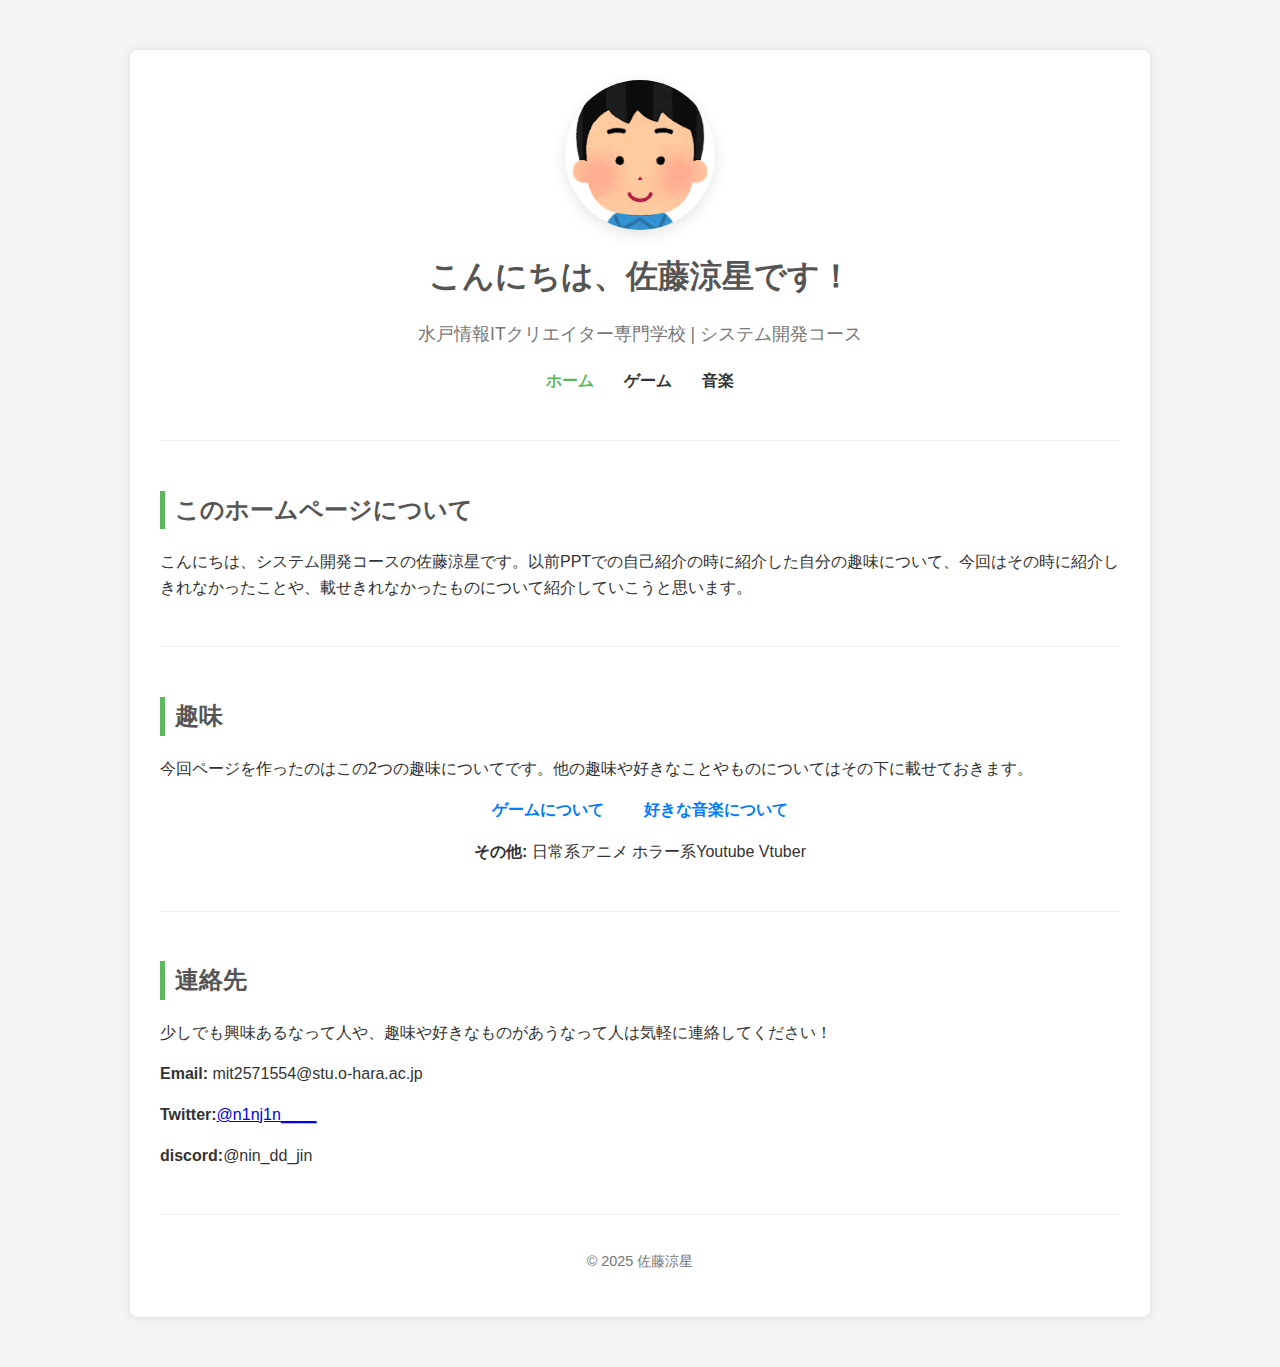
<file: index.html>
<!DOCTYPE html>
<html lang="ja">
<head>
    <meta charset="UTF-8">
    <meta name="viewport" content="width=device-width, initial-scale=1.0">
    <title>自己紹介</title>
    <link rel="stylesheet" href="style.css">
</head>
<body>
    <div class="container">
        <header>
            <div class="profile-image">
                <img src="images/character_boy_normal.png" alt="プロフィール画像">
            </div>
            <h1>こんにちは、佐藤涼星です！</h1>
            <p class="tagline">水戸情報ITクリエイター専門学校 | システム開発コース</p>
            <nav>
                <ul>
                    <li><a href="index.html" class="current">ホーム</a></li>
                    <li><a href="hobby1.html">ゲーム</a></li>
                    <li><a href="hobby2.html">音楽</a></li>
                </ul>
            </nav>
        </header>
        <section class="about">
            <h2>このホームページについて</h2>
            <p>こんにちは、システム開発コースの佐藤涼星です。以前PPTでの自己紹介の時に紹介した自分の趣味について、今回はその時に紹介しきれなかったことや、載せきれなかったものについて紹介していこうと思います。</p>
        </section>
        <section class="hobbies-link">
            <h2>趣味</h2>
            <p>今回ページを作ったのはこの2つの趣味についてです。他の趣味や好きなことやものについてはその下に載せておきます。</p>
            <ul>
                <li><a href="hobby1.html">ゲームについて</a></li>
                <li><a href="hobby2.html">好きな音楽について</a></li>
            </ul>
            <ul>
                <li><strong>その他:</strong> 日常系アニメ ホラー系Youtube Vtuber 
            </ul>
        </section>
        <section class="contact">
            <h2>連絡先</h2>
            <p>少しでも興味あるなって人や、趣味や好きなものがあうなって人は気軽に連絡してください！</p>
            <ul>
                <li><strong>Email:</strong> mit2571554@stu.o-hara.ac.jp</li>
                <li><strong>Twitter:</strong><a href="https://x.com/n1nj1n____">@n1nj1n____</a></li>
                <li><strong>discord:</strong>@nin_dd_jin</li>
            </ul>
        </section>
        <footer>
            <p>&copy; 2025 佐藤涼星</p>
        </footer>
    </div>
</body>
</html>
</file>
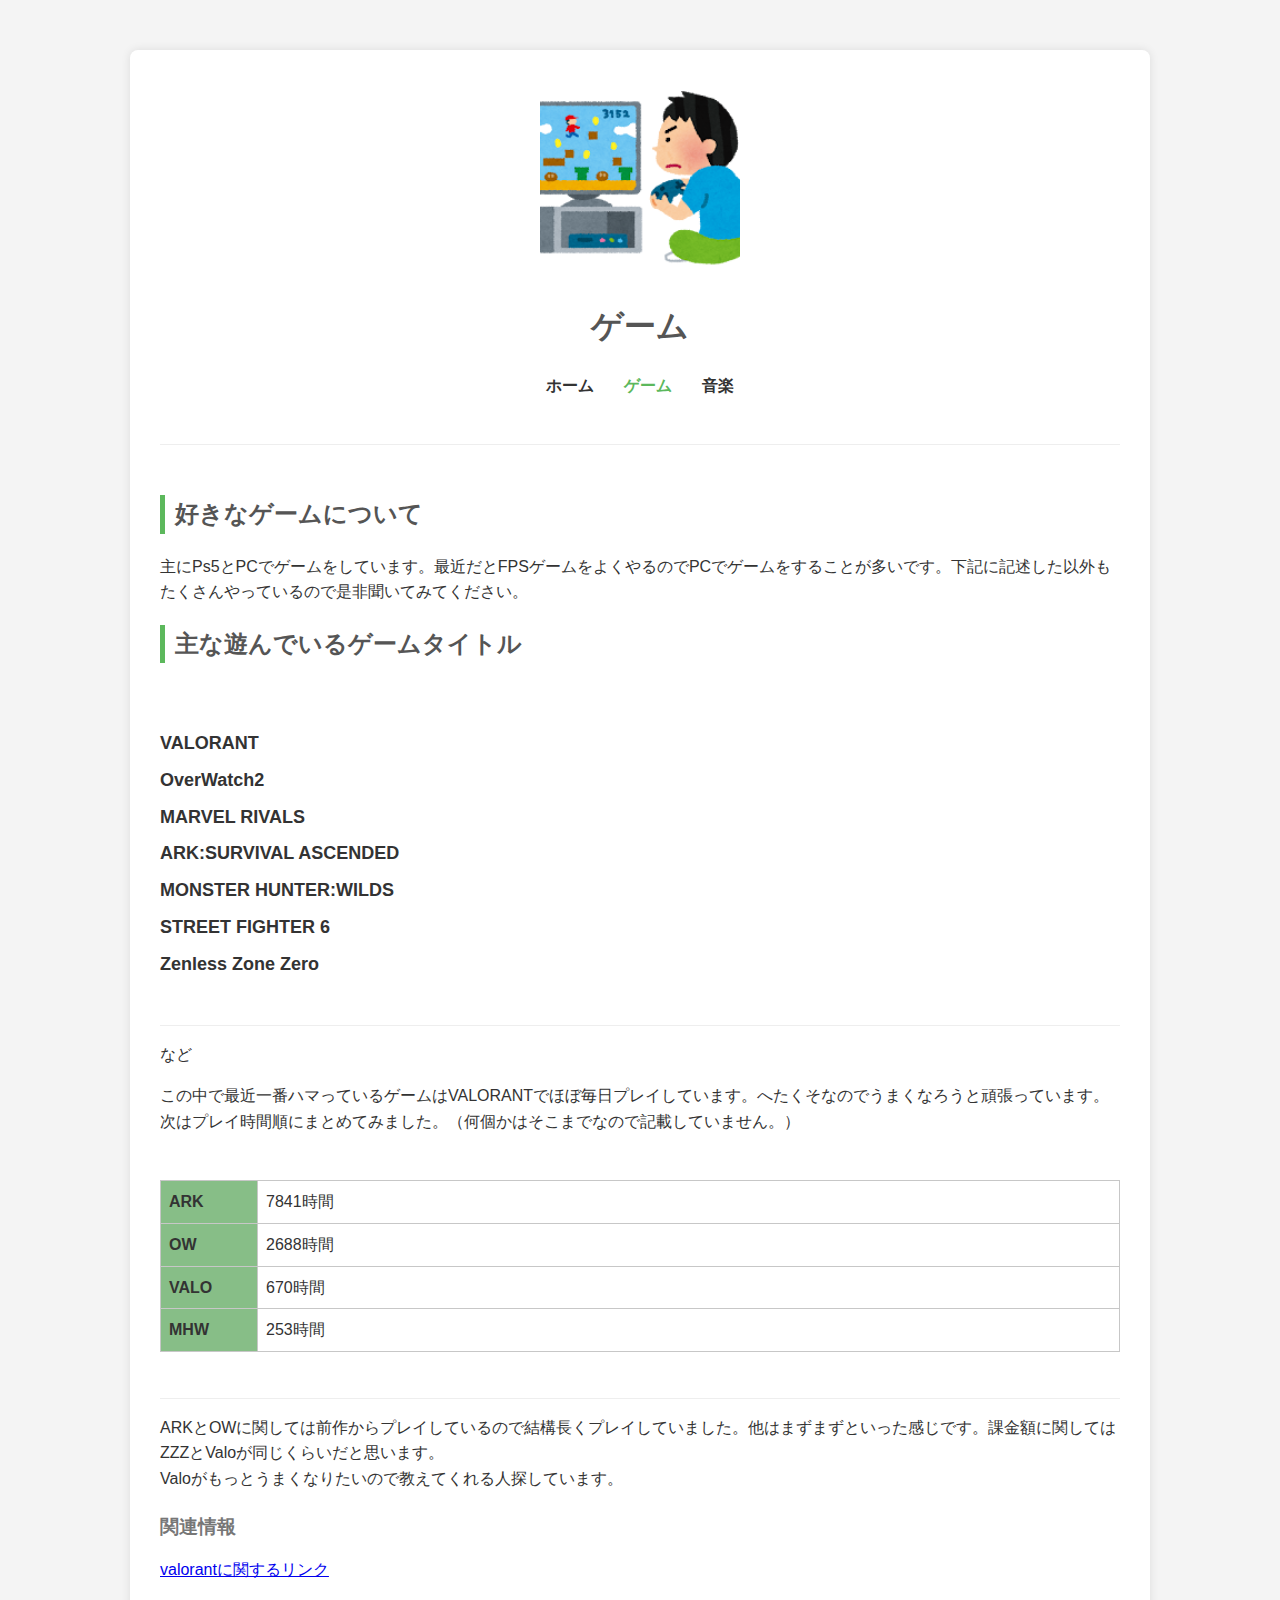
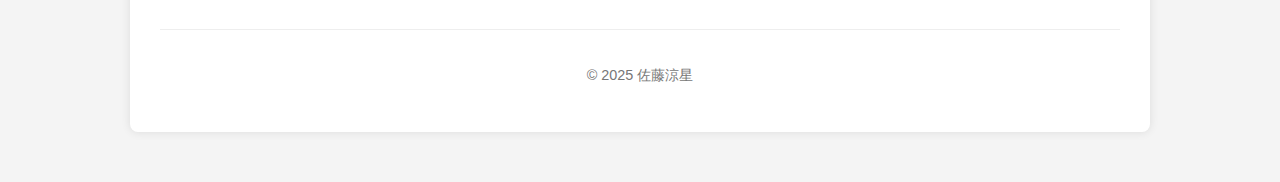
<file: hobby1.html>
<!DOCTYPE html>
<html lang="ja">
<head>
    <meta charset="UTF-8">
    <meta name="viewport" content="width=device-width, initial-scale=1.0">
    <title>自己紹介</title>
    <link rel="stylesheet" href="style.css">
</head>
<body>
    <div class="container">
        <div class="game_visual">
            <img src="images/game.png" alt="ゲームについての紹介">
        </div>
        <header>
            <h1>ゲーム</h1>
            <nav>
                <ul>
                    <li><a href="index.html">ホーム</a></li>
                    <li><a href="hobby1.html" class="current">ゲーム</a></li>
                    <li><a href="hobby2.html">音楽</a></li>
                </ul>
            </nav>
        </header>
        <section class="hobby-detail">
            <h2>好きなゲームについて</h2>
            <p>主にPs5とPCでゲームをしています。最近だとFPSゲームをよくやるのでPCでゲームをすることが多いです。下記に記述した以外もたくさんやっているので是非聞いてみてください。</p>
                <h2>主な遊んでいるゲームタイトル</h2>
            <section class="game_gallery">
                <ul>
                    <li>VALORANT</li>
                    <li>OverWatch2</li>
                    <li>MARVEL RIVALS</li>
                    <li>ARK:SURVIVAL ASCENDED</li>
                    <li>MONSTER HUNTER:WILDS</li>
                    <li>STREET FIGHTER 6</li>
                    <li>Zenless Zone Zero</li>
                </ul>
            </section>
                <p>など</p>
                <p>この中で最近一番ハマっているゲームはVALORANTでほぼ毎日プレイしています。へたくそなのでうまくなろうと頑張っています。<br>
                次はプレイ時間順にまとめてみました。（何個かはそこまでなので記載していません。）</p>
            <section class="game_time">
                <table>
                            <tr>
                                <th>ARK</th>
                                <td>7841時間</td>
                            </tr>
                            <tr>
                                <th>OW</th>
                                <td>2688時間</td>
                            </tr>
                            <tr>
                                <th>VALO</th>
                                <td>670時間</td>
                            </tr>
                            <tr>
                                <th>MHW</th>
                                <td>253時間</td>
                            </tr>
                        </table>
            </section>
            <p>ARKとOWに関しては前作からプレイしているので結構長くプレイしていました。他はまずまずといった感じです。課金額に関してはZZZとValoが同じくらいだと思います。<br>
            Valoがもっとうまくなりたいので教えてくれる人探しています。</p>
            <h3>関連情報</h3>
            <ul>
                <li><a href="https://playvalorant.com/ja-jp/">valorantに関するリンク</a></li>
            </ul>
        </section>
        <footer>
            <p>&copy; 2025 佐藤涼星</p>
        </footer>
    </div>
</body>
</html>
</file>
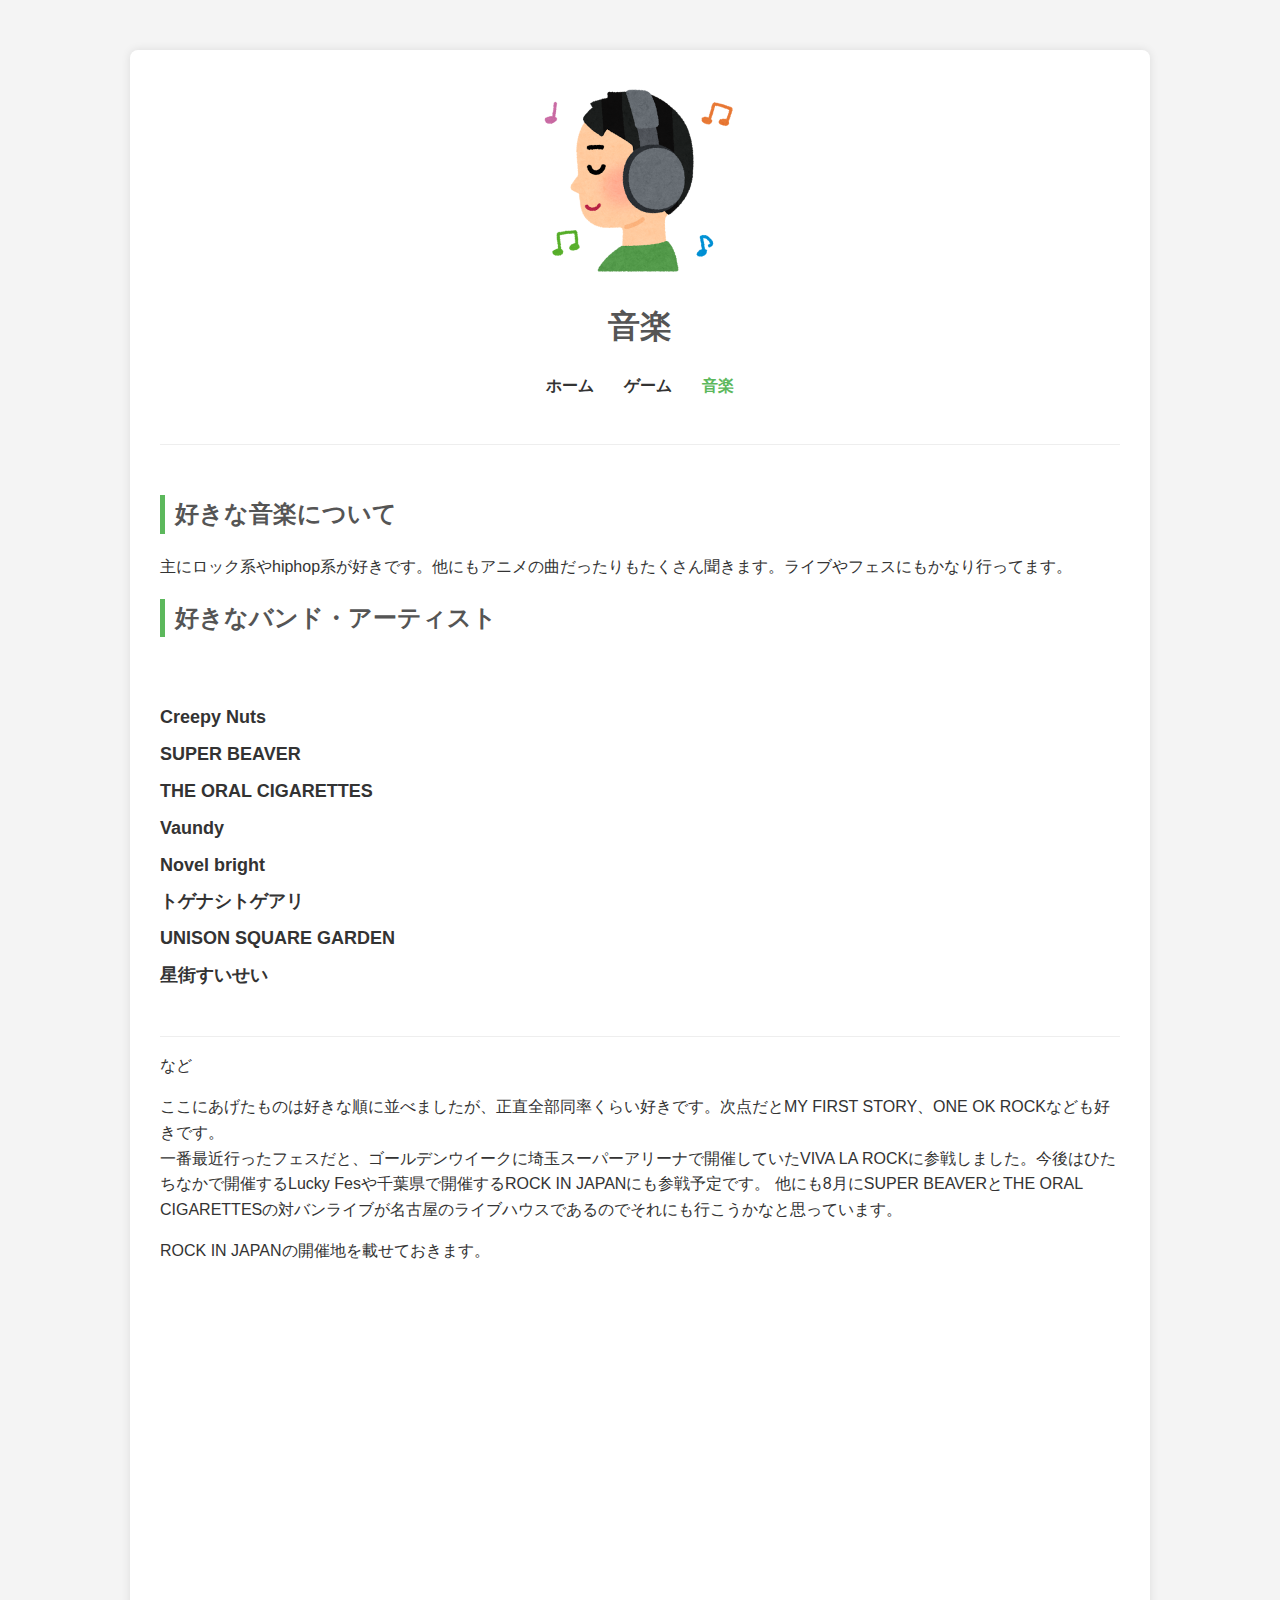
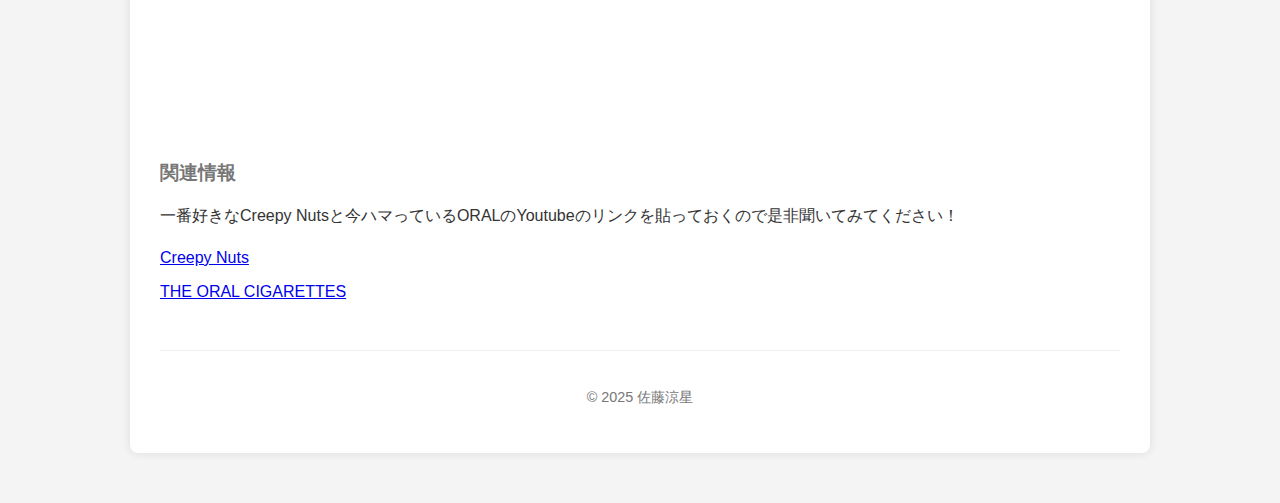
<file: hobby2.html>
<!DOCTYPE html>
<html lang="ja">
<head>
    <meta charset="UTF-8">
    <meta name="viewport" content="width=device-width, initial-scale=1.0">
    <title>自己紹介</title>
    <link rel="stylesheet" href="style.css">
</head>
<body>
    <div class="container">
        <div class="music_visual">
            <img src="images/music.png" alt="好きな音楽についての紹介">
        </div>
        <header>
            <h1>音楽</h1>
            <nav>
                <ul>
                    <li><a href="index.html">ホーム</a></li>
                    <li><a href="hobby1.html">ゲーム</a></li>
                    <li><a href="hobby2.html" class="current">音楽</a></li>
                </ul>
            </nav>
        </header>
        <section class="hobby-detail">
            <h2>好きな音楽について</h2>
            <p>主にロック系やhiphop系が好きです。他にもアニメの曲だったりもたくさん聞きます。ライブやフェスにもかなり行ってます。</p>
            <h2>好きなバンド・アーティスト</h2>
            <section class="music_gallery">
                <ul>
                    <li>Creepy Nuts</li>
                    <li>SUPER BEAVER</li>
                    <li>THE ORAL CIGARETTES</li>
                    <li>Vaundy</li>
                    <li>Novel bright</li>
                    <li>トゲナシトゲアリ</li>
                    <li>UNISON SQUARE GARDEN</li>
                    <li>星街すいせい</li>
                </ul>
            </section>
                <p>など</p>
                <p>ここにあげたものは好きな順に並べましたが、正直全部同率くらい好きです。次点だとMY FIRST STORY、ONE OK ROCKなども好きです。<br>
                一番最近行ったフェスだと、ゴールデンウイークに埼玉スーパーアリーナで開催していたVIVA LA ROCKに参戦しました。今後はひたちなかで開催するLucky Fesや千葉県で開催するROCK IN JAPANにも参戦予定です。
                他にも8月にSUPER BEAVERとTHE ORAL CIGARETTESの対バンライブが名古屋のライブハウスであるのでそれにも行こうかなと思っています。</p>
                <p>ROCK IN JAPANの開催地を載せておきます。</p>
                <iframe src="https://www.google.com/maps/embed?pb=!1m18!1m12!1m3!1d6490.342141493339!2d140.1229314!3d35.5741692!2m3!1f0!2f0!3f0!3m2!1i1024!2i768!4f13.1!3m3!1m2!1s0x60229b0b9c50b1c9%3A0xdcf05836c92a2aad!2z5Y2D6JGJ5biC6JiH5oiR44K544Od44O844OE5YWs5ZyS!5e0!3m2!1sja!2sjp!4v1747625221788!5m2!1sja!2sjp" width="600" height="450" style="border:0;" allowfullscreen="" loading="lazy" referrerpolicy="no-referrer-when-downgrade"></iframe>

            <h3>関連情報</h3>
            <p>一番好きなCreepy Nutsと今ハマっているORALのYoutubeのリンクを貼っておくので是非聞いてみてください！</p>
            <ul>
                <li><a href="https://www.youtube.com/@creepy_nuts">Creepy Nuts</a></li>
                <li><a href="https://www.youtube.com/@THEORALCIGARETTES">THE ORAL CIGARETTES</a></li>
            </ul>
        </section>
        <footer>
            <p>&copy; 2025 佐藤涼星</p>
        </footer>
    </div>
</body>
</html>
</file>
<file: style.css>
body {
    font-family: 'Arial', sans-serif;
    margin: 0;
    background-color: #f4f4f4;
    color: #333;
    line-height: 1.6;
}

.container {
    max-width: 960px;
    margin: 50px auto;
    background-color: #fff;
    padding: 30px;
    border-radius: 8px;
    box-shadow: 0 0 10px rgba(0, 0, 0, 0.1);
}

header {
    text-align: center;
    padding-bottom: 30px;
    border-bottom: 1px solid #eee;
}

.profile-image {
    width: 150px;
    height: 150px;
    border-radius: 50%;
    overflow: hidden;
    margin: 0 auto 20px;
    box-shadow: 0 5px 15px rgba(0, 0, 0, 0.1);
}

.profile-image img {
    width: 100%;
    height: 100%;
    object-fit: cover;
}

header h1 {
    margin-bottom: 10px;
    color: #555;
}

.tagline {
    color: #777;
    font-size: 1.1em;
}

nav {
    margin-top: 20px;
}

nav ul {
    list-style: none;
    padding: 0;
    display: flex;
    justify-content: center;
}

nav ul li {
    margin: 0 15px;
}

nav ul li a {
    text-decoration: none;
    color: #333;
    font-weight: bold;
}

nav ul li a.current {
    color: #5cb85c;
}

section {
    padding: 30px 0;
    border-bottom: 1px solid #eee;
}

section:last-child {
    border-bottom: none;
}

section h2 {
    color: #555;
    margin-bottom: 20px;
    border-left: 5px solid #5cb85c;
    padding-left: 10px;
}

section ul {
    list-style: none;
    padding: 0;
}

section ul li {
    margin-bottom: 8px;
}

section ul li strong {
    font-weight: bold;
    color: #333;
}

.hobbies-link ul {
    display: flex;
    justify-content: center;
}

.hobbies-link ul li {
    margin: 0 20px;
}

.hobbies-link ul li a {
    text-decoration: none;
    color: #007bff;
    font-weight: bold;
}

.hobby-detail h3 {
    color: #777;
    margin-top: 20px;
    margin-bottom: 10px;
}

.contact ul li {
    margin-bottom: 15px;
}

footer {
    text-align: center;
    padding-top: 20px;
    color: #777;
    font-size: 0.9em;
}
.game_visual img {
    width: 200px;
    height: 200px;
    margin: auto;
    display: block;
}
.game_gallery ul li {
    font-size: large;
    font-weight: bold;
}
.game_time table {
    width: 100%;
    border-collapse: collapse;
    margin-bottom: 16px;
}
.game_time th,
.game_time td {
    border: 1px solid #c7c7c7;
    padding: 8px;
}
.game_time th {
    background-color: #87be87;
    text-align: left;
    width: 5em;
}
.music_visual img {
    width: 200px;
    height: 200px;
    margin: auto;
    display: block;
}
.music_gallery ul li {
    font-size: large;
    font-weight: bold;
}
</file>
